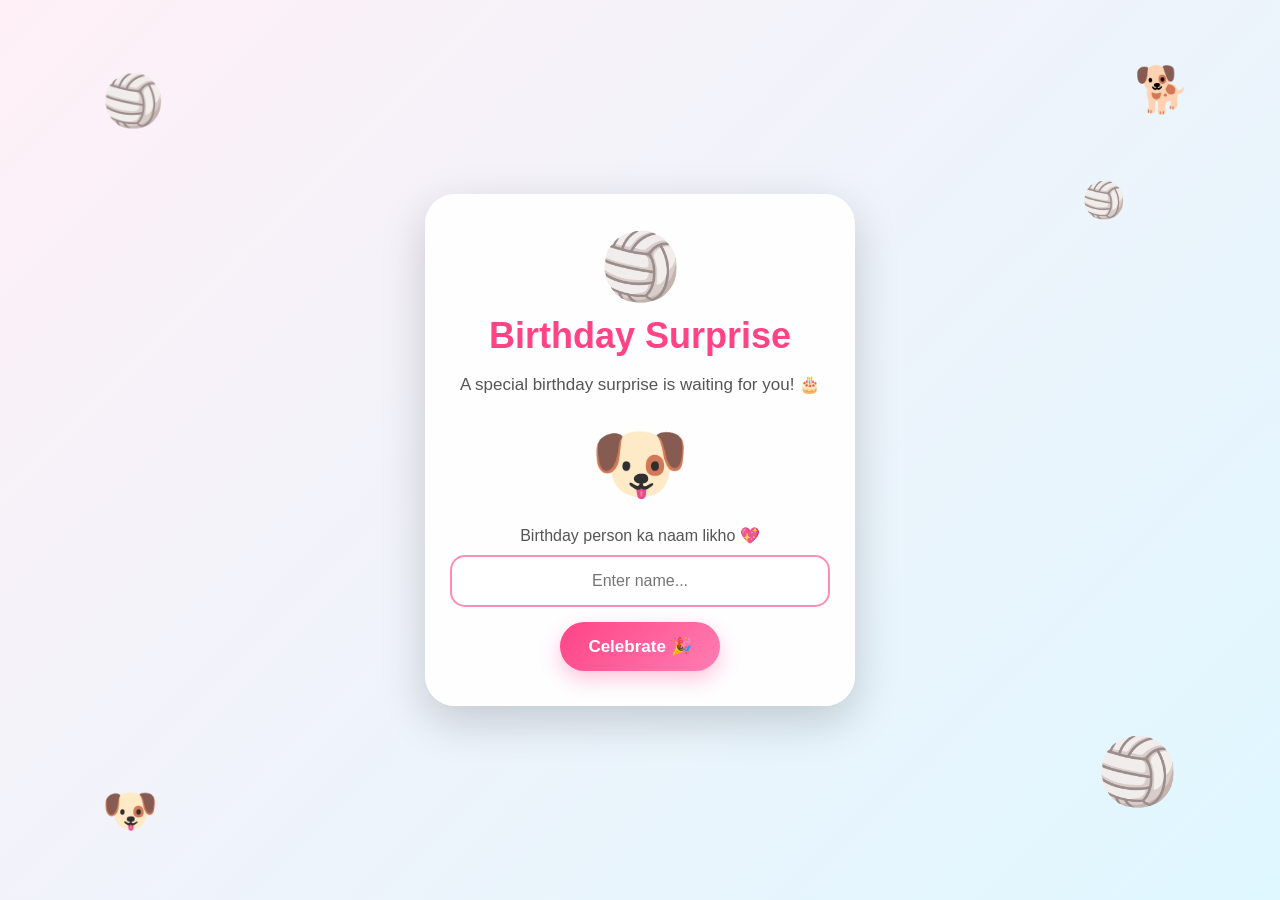
<file: index.html>
<!DOCTYPE html>
<html lang="en">
<head>
    <meta charset="UTF-8">
    <meta name="viewport" content="width=device-width, initial-scale=1.0">

    <title>Birthday Surprise 🏐🐶</title>

    <link rel="stylesheet" href="style.css">
</head>

<body class="home">

    <!-- Volleyball decorations -->
    <div class="volleyball ball1">🏐</div>
    <div class="volleyball ball2">🏐</div>
    <div class="volleyball ball3">🏐</div>

    <!-- Pomeranian -->
    <div class="dog dog1">🐶</div>
    <div class="dog dog2">🐕</div>

    <main class="home-card">

        <div class="top-icon">🏐</div>

        <h1>Birthday Surprise</h1>

        <p class="intro">
            A special birthday surprise is waiting for you! 🎂
        </p>

        <div class="cute-dog">
            🐶
        </div>

        <p class="enter-text">
            Birthday person ka naam likho 💖
        </p>

        <form action="birthday.html" method="get">
    <input 
        type="text" 
        id="nameInput" 
        name="name"
        placeholder="Enter name..." 
        maxlength="30" 
        autocomplete="off"
        required
    >

    <button type="submit">Celebrate 🎉</button>
        </form>

    </main>

    <script src="script.js"></script>

</body>
</html>
</file>
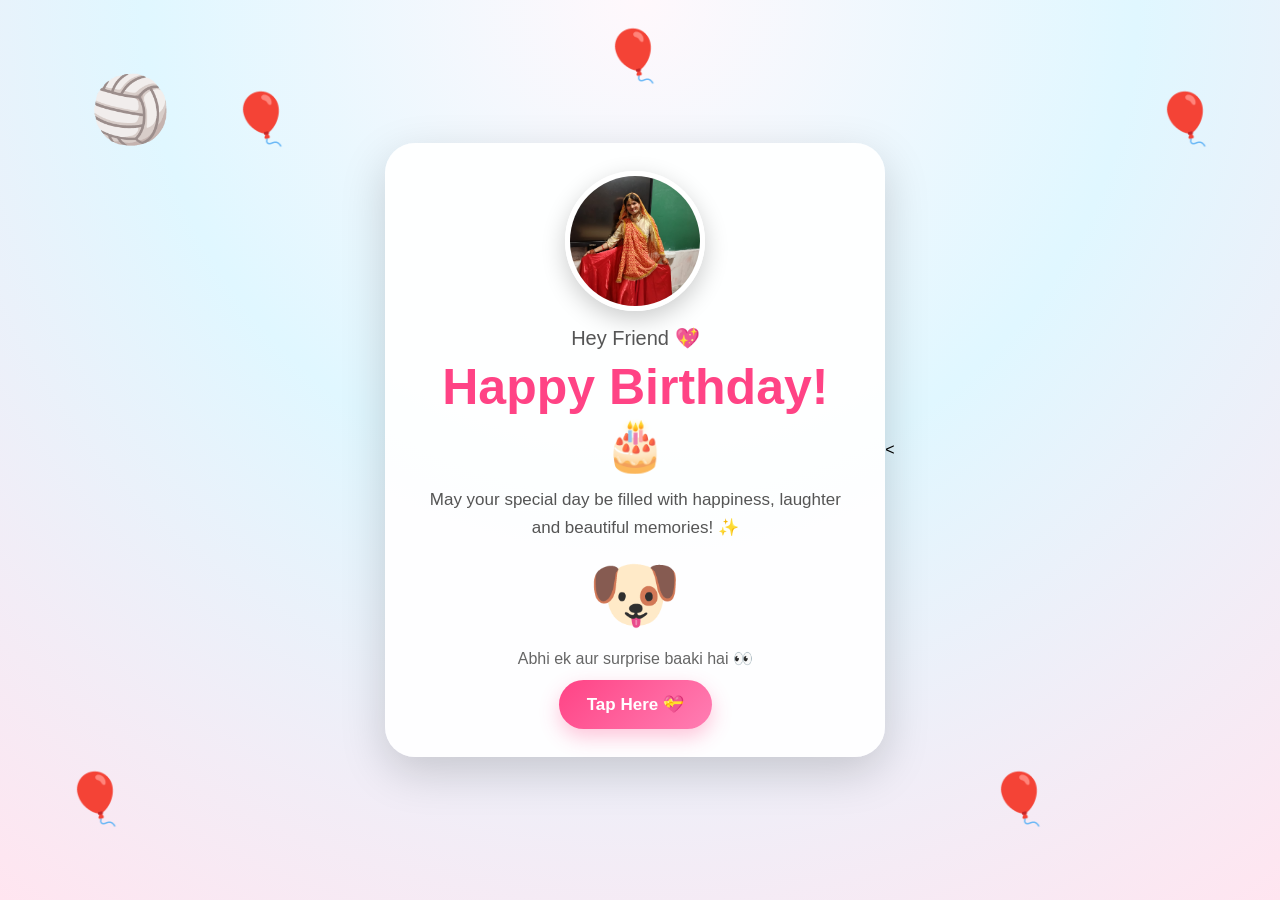
<file: birthday.html>
<!DOCTYPE html>
<html lang="en">
<head>
    <meta charset="UTF-8">
    <meta name="viewport" content="width=device-width, initial-scale=1.0">

    <title>Happy Birthday 🎂</title>

    <link rel="stylesheet" href="style.css">
</head>

<body class="birthday-page">

    <!-- Balloons -->
    <div class="page2-balloon p2b1">🎈</div>
    <div class="page2-balloon p2b2">🎈</div>
    <div class="page2-balloon p2b3">🎈</div>
    <div class="page2-balloon p2b4">🎈</div>
    <div class="page2-balloon p2b5">🎈</div>

    <!-- Volleyball -->
    <div class="page2-ball">🏐</div>

    <main class="birthday-card">

        <!-- Birthday Person Photo -->
        <div class="small-photo">
            <img src="birthday-person.jpg" alt="Birthday Person">
        </div>

        <!-- Name -->
        <p class="hello-text">
            Hey <span id="birthdayName">Friend</span> 💖
        </p>

        <!-- Main Heading -->
        <h1>
            Happy Birthday! 🎂
        </h1>

        <p class="wish-text">
            May your special day be filled with happiness,
            laughter and beautiful memories! ✨
        </p>

        <!-- Dog -->
        <div class="page2-dog">
            🐶
        </div>

        <p class="tap-text">
            Abhi ek aur surprise baaki hai 👀
        </p>

        <button type="button" onclick="goToMomo()">
            Tap Here 💝
        </button>

    </main>


    <!-- Get name from Page 1 -->
    <<script>
    const params = new URLSearchParams(window.location.search);
    const name = params.get("name");

    if (name) {
        document.getElementById("birthdayName").textContent = name;
    }

    function goToMomo() {
        const currentName = name || "Friend";

        window.location.href =
            "momo.html?name=" +
            encodeURIComponent(currentName);
    }
    </script>

</body>
</html>
</file>
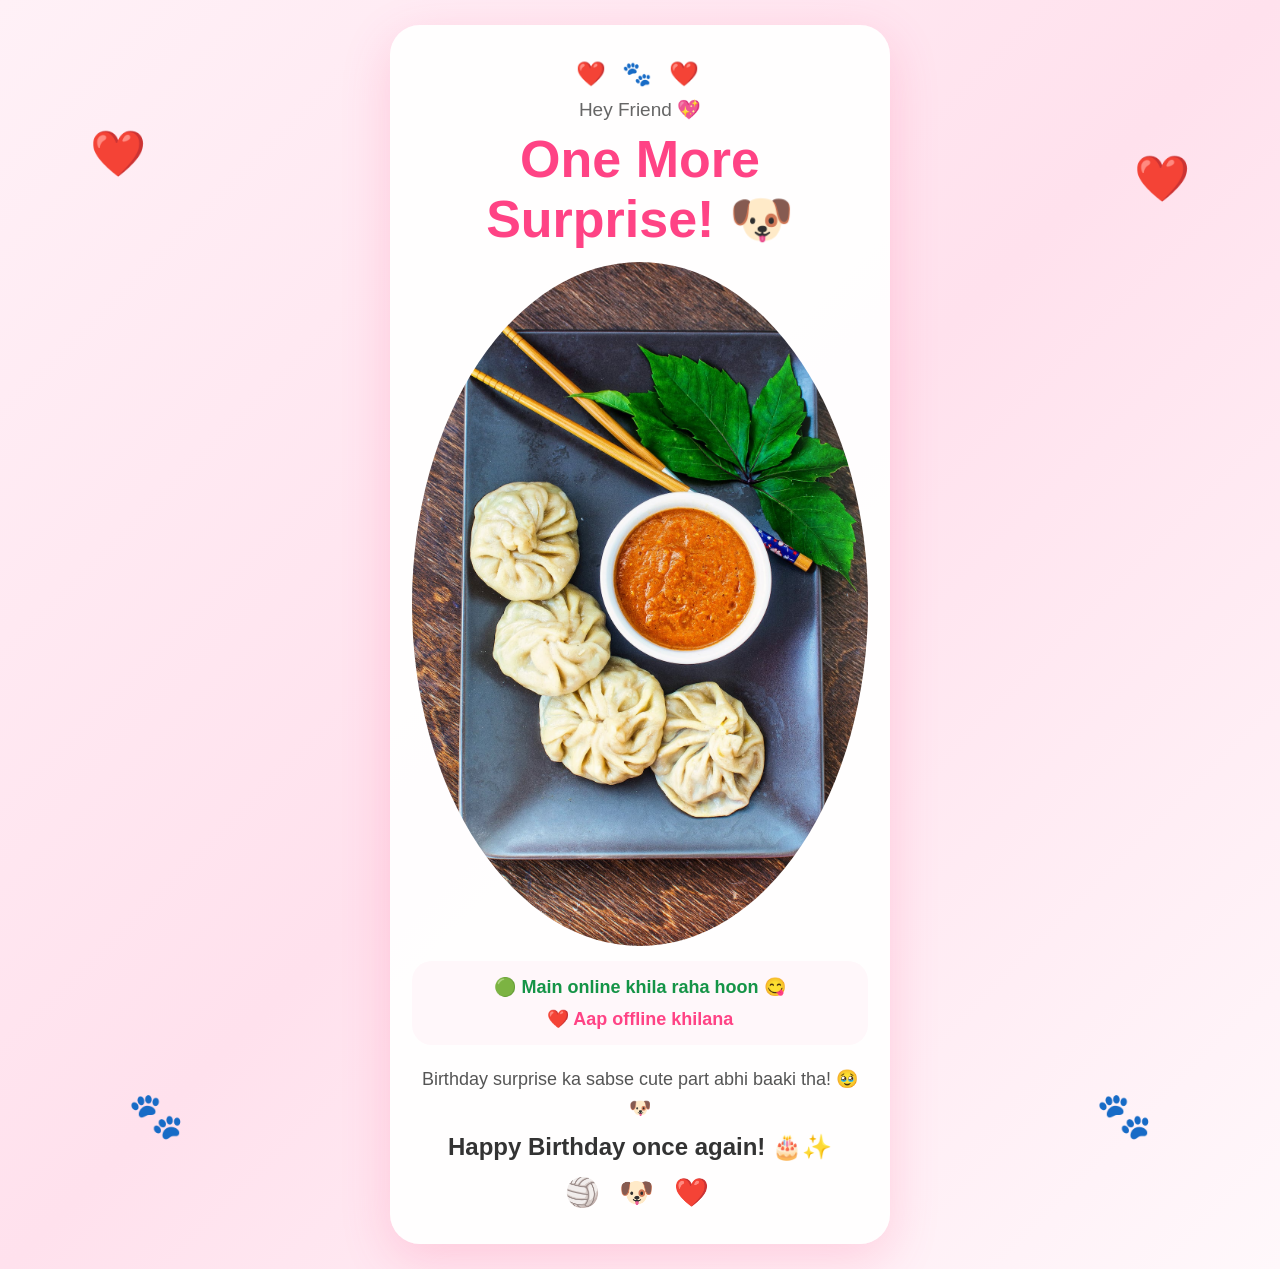
<file: momo.html>
<!DOCTYPE html>
<html lang="en">
<head>
    <meta charset="UTF-8">
    <meta name="viewport" content="width=device-width, initial-scale=1.0">

    <title>Momo Surprise 🐶❤️</title>

    <link rel="stylesheet" href="style.css">
</head>

<body class="momo-page">

    <!-- Floating decorations -->
    <div class="momo-float momo1">❤️</div>
    <div class="momo-float momo2">🐾</div>
    <div class="momo-float momo3">❤️</div>
    <div class="momo-float momo4">🐾</div>

    <main class="momo-card">

        <div class="momo-hearts">
            ❤️ 🐾 ❤️
        </div>

        <p class="final-small">
            Hey <span id="momoName">Friend</span> 💖
        </p>

        <h1>
            One More Surprise! 🐶
        </h1>

        <!-- REAL MOMO PHOTO -->
        <div class="momo-photo">
            <img src="momo.jpg" alt="Momo">
        </div>

        <!-- ONLINE / OFFLINE MESSAGE -->
        <div class="momo-status">

            <p class="online-text">
                🟢 Main online khila raha hoon 😋
            </p>

            <p class="offline-text">
                ❤️ Aap offline khilana
            </p>

        </div>

        <p class="momo-message">
            Birthday surprise ka sabse cute part abhi baaki tha! 🥹🐶
        </p>

        <h2>
            Happy Birthday once again! 🎂✨
        </h2>

        <div class="momo-bottom">
            🏐 🐶 ❤️
        </div>

    </main>

    <script>
        const params = new URLSearchParams(window.location.search);
        const name = params.get("name");

        if (name) {
            document.getElementById("momoName").textContent = name;
        }
    </script>

</body>
</html>
</file>
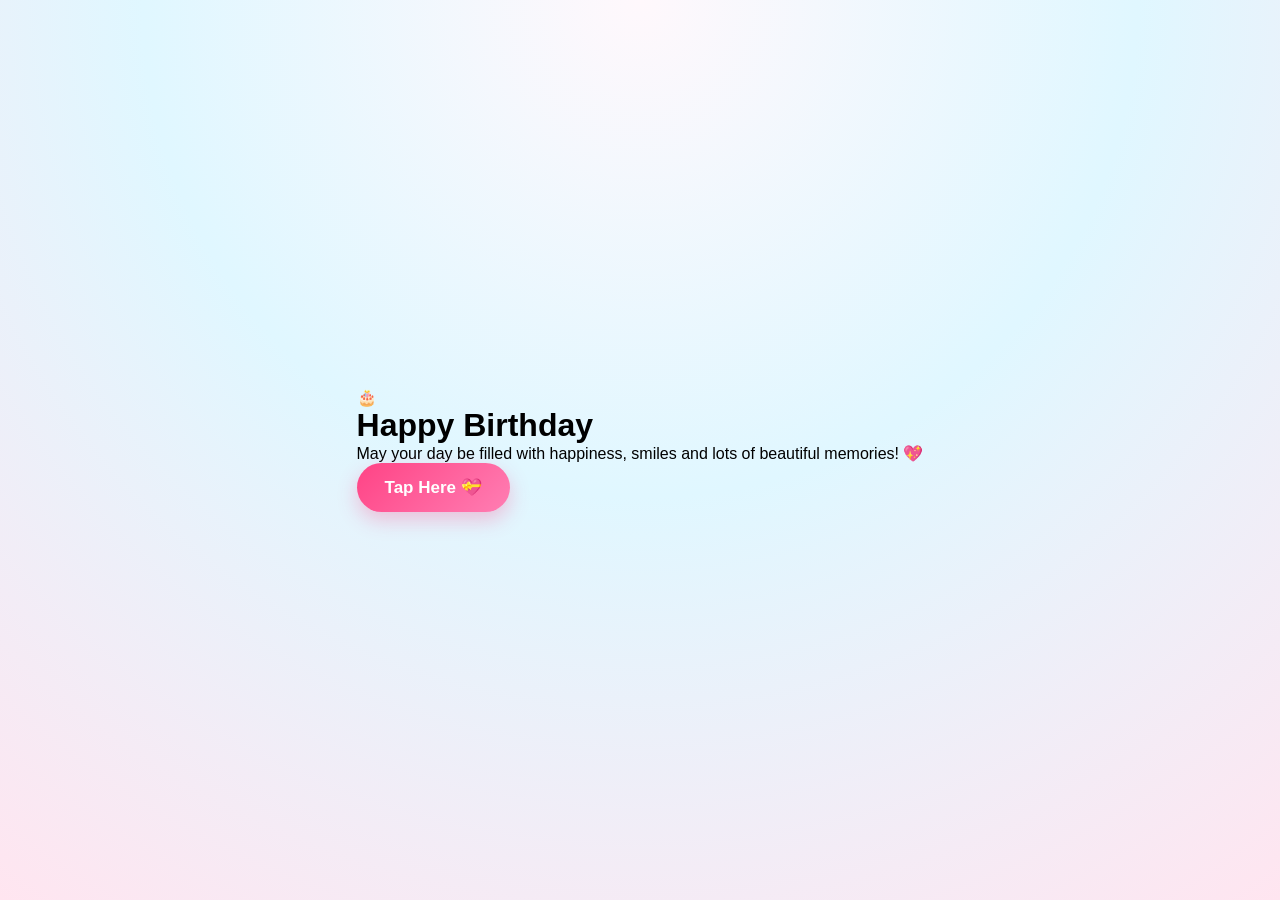
<file: surprise.html>
<!DOCTYPE html>
<html lang="en">
<head>
    <meta charset="UTF-8">
    <meta name="viewport" content="width=device-width, initial-scale=1.0">

    <title>Happy Birthday 🎂</title>

    <link rel="stylesheet" href="style.css">
</head>

<body class="birthday-page">

    <div id="balloons"></div>

    <div class="birthday-content">

        <div class="cake">🎂</div>

        <h1>
            Happy Birthday
        </h1>

        <h2 id="birthdayName"></h2>

        <p>
            May your day be filled with happiness,
            smiles and lots of beautiful memories! 💖
        </p>

        <button onclick="goToSurprise()" class="tap-button">
            Tap Here 💝
        </button>

    </div>

    <script src="script.js"></script>

</body>
</html>
</file>
<file: style.css>
/* =========================================
   RESET
========================================= */

* {
    margin: 0;
    padding: 0;
    box-sizing: border-box;
}

html,
body {
    width: 100%;
    min-height: 100%;
}

body {
    font-family: Arial, sans-serif;
}


/* =========================================
   PAGE 1
========================================= */

.home {

    min-height: 100vh;

    display: flex;

    justify-content: center;
    align-items: center;

    position: relative;

    overflow: hidden;

    background:
        linear-gradient(
            135deg,
            #fff0f7,
            #dff7ff
        );
}


/* Main card */

.home-card {

    width: min(90%, 430px);

    padding: 35px 25px;

    background: rgba(255, 255, 255, 0.94);

    border-radius: 30px;

    text-align: center;

    box-shadow:
        0 15px 45px rgba(0,0,0,0.18);

    position: relative;

    z-index: 10;
}


/* Volleyball */

.top-icon {

    font-size: 65px;

    margin-bottom: 10px;

    animation:
        spinBall 4s linear infinite;
}

@keyframes spinBall {

    from {
        transform: rotate(0deg);
    }

    to {
        transform: rotate(360deg);
    }
}


/* Heading */

.home-card h1 {

    font-size: 36px;

    color: #ff4385;

    margin-bottom: 15px;
}


.intro {

    color: #555;

    font-size: 17px;

    line-height: 1.5;

    margin-bottom: 20px;
}


/* Dog */

.cute-dog {

    font-size: 80px;

    margin: 10px 0 15px;

    animation:
        dogJump 1s infinite alternate;
}

@keyframes dogJump {

    from {
        transform: translateY(0);
    }

    to {
        transform: translateY(-12px);
    }
}


.enter-text {

    color: #555;

    margin-bottom: 10px;
}


/* Input */

#nameInput {

    width: 100%;

    padding: 15px;

    border: 2px solid #ff8db7;

    border-radius: 15px;

    outline: none;

    text-align: center;

    font-size: 16px;

    margin-bottom: 15px;
}

#nameInput:focus {

    border-color: #ff4385;

    box-shadow:
        0 0 12px rgba(255,67,133,0.2);
}


/* Buttons */

button {

    border: none;

    outline: none;

    cursor: pointer;

    padding: 14px 28px;

    border-radius: 30px;

    background:
        linear-gradient(
            135deg,
            #ff4385,
            #ff7eb3
        );

    color: white;

    font-size: 17px;

    font-weight: bold;

    box-shadow:
        0 8px 20px rgba(255,67,133,0.3);

    transition: 0.25s;
}

button:hover {

    transform: scale(1.05);
}

button:active {

    transform: scale(0.96);
}


/* Page 1 decorations */

.volleyball {

    position: absolute;

    z-index: 2;

    user-select: none;
}

.ball1 {

    top: 8%;
    left: 8%;

    font-size: 50px;

    animation:
        floatBall 4s infinite ease-in-out;
}

.ball2 {

    right: 8%;
    bottom: 10%;

    font-size: 65px;

    animation:
        floatBall 5s infinite ease-in-out;
}

.ball3 {

    right: 12%;
    top: 20%;

    font-size: 35px;

    animation:
        floatBall 3.5s infinite ease-in-out;
}

@keyframes floatBall {

    0%,100% {
        transform:
            translateY(0)
            rotate(0deg);
    }

    50% {
        transform:
            translateY(-25px)
            rotate(20deg);
    }
}


/* Dogs */

.dog {

    position: absolute;

    font-size: 45px;

    z-index: 2;
}

.dog1 {

    left: 8%;
    bottom: 7%;

    animation:
        dogMove 4s infinite alternate;
}

.dog2 {

    right: 7%;
    top: 7%;

    animation:
        dogMove 4s infinite alternate;
}

@keyframes dogMove {

    from {
        transform: translateX(0);
    }

    to {
        transform: translateX(25px);
    }
}


/* =========================================
   PAGE 2
========================================= */

.birthday-page {

    min-height: 100vh;

    display: flex;

    justify-content: center;
    align-items: center;

    position: relative;

    overflow: hidden;

    padding: 25px 15px;

    background:
        radial-gradient(
            circle at top,
            #fff8fc,
            #e0f7ff 45%,
            #ffe5f0
        );
}


/* Card */

.birthday-card {

    width: min(92%, 500px);

    padding: 28px 22px;

    background:
        rgba(255,255,255,0.95);

    border-radius: 30px;

    text-align: center;

    position: relative;

    z-index: 10;

    box-shadow:
        0 15px 45px rgba(0,0,0,0.17);
}


/* SMALL PHOTO */

.small-photo {

    width: 140px;

    height: 140px;

    margin:
        0 auto 15px;
}

.small-photo img {

    width: 100%;

    height: 100%;

    object-fit: cover;

    border-radius: 50%;

    border: 5px solid white;

    box-shadow:
        0 8px 25px rgba(0,0,0,0.2);
}


/* Name */

.hello-text {

    font-size: 20px;

    color: #555;

    margin-bottom: 8px;
}


/* Heading */

.birthday-card h1 {

    color: #ff4385;

    font-size:
        clamp(34px, 8vw, 50px);

    margin-bottom: 12px;
}


.wish-text {

    color: #555;

    font-size: 17px;

    line-height: 1.6;

    max-width: 430px;

    margin: auto;
}


/* Dog */

.page2-dog {

    font-size: 75px;

    margin: 10px 0;

    animation:
        dogJump 1s infinite alternate;
}


.tap-text {

    color: #666;

    margin-bottom: 12px;
}


/* Ball */

.page2-ball {

    position: absolute;

    left: 7%;

    top: 8%;

    font-size: 65px;

    z-index: 2;

    animation:
        spinBall 5s linear infinite;
}


/* Balloons */

.page2-balloon {

    position: absolute;

    font-size: 50px;

    z-index: 2;

    animation:
        balloonFloat 4s infinite ease-in-out;
}

.p2b1 {

    left: 5%;
    bottom: 8%;
}

.p2b2 {

    left: 18%;
    top: 10%;

    animation-delay: 0.5s;
}

.p2b3 {

    right: 5%;
    top: 10%;

    animation-delay: 1s;
}

.p2b4 {

    right: 18%;
    bottom: 8%;

    animation-delay: 1.5s;
}

.p2b5 {

    left: 47%;
    top: 3%;

    animation-delay: 0.8s;
}

@keyframes balloonFloat {

    0%,100% {
        transform:
            translateY(0)
            rotate(-5deg);
    }

    50% {
        transform:
            translateY(-25px)
            rotate(5deg);
    }
}


/* =========================================
   PAGE 3 — MOMO
========================================= */

.momo-page {

    min-height: 100vh;

    display: flex;

    justify-content: center;
    align-items: center;

    position: relative;

    overflow: hidden;

    padding: 25px 15px;

    background:
        linear-gradient(
            135deg,
            #fff1f7,
            #ffe1ed,
            #fff8fb
        );
}


/* Momo card */

.momo-card {

    width: min(92%, 500px);

    padding: 35px 22px;

    background:
        rgba(255,255,255,0.95);

    border-radius: 30px;

    text-align: center;

    position: relative;

    z-index: 10;

    box-shadow:
        0 15px 50px rgba(255,70,130,0.2);
}


/* Main dog */

.momo-dog {

    font-size: 95px;

    animation:
        momoBounce 1s infinite alternate;
}

@keyframes momoBounce {

    from {
        transform:
            translateY(0)
            rotate(-3deg);
    }

    to {
        transform:
            translateY(-15px)
            rotate(3deg);
    }
}


/* Hearts */

.momo-hearts {

    font-size: 24px;

    margin-bottom: 10px;

    letter-spacing: 5px;
}


/* Name */

.final-small {

    color: #666;

    font-size: 19px;

    margin-bottom: 8px;
}


/* Heading */

.momo-card h1 {

    color: #ff4385;

    font-size:
        clamp(35px, 8vw, 52px);

    margin-bottom: 12px;
}


.momo-message {

    color: #555;

    font-size: 18px;

    line-height: 1.6;

    margin-bottom: 10px;
}


/* Momo box */

.momo-box {

    width: 110px;

    height: 110px;

    margin:
        10px auto 15px;

    display: flex;

    justify-content: center;
    align-items: center;

    border-radius: 50%;

    background:
        #fff0f6;

    font-size: 65px;

    box-shadow:
        0 8px 25px rgba(255,80,140,0.15);

    animation:
        momoPulse 1.5s infinite;
}

@keyframes momoPulse {

    0%,100% {
        transform: scale(1);
    }

    50% {
        transform: scale(1.08);
    }
}


.momo-card h2 {

    color: #333;

    font-size: 24px;

    margin-bottom: 10px;
}


.final-message {

    color: #666;

    line-height: 1.5;

    margin-bottom: 15px;
}


/* Floating hearts/paws */

.momo-float {

    position: absolute;

    font-size: 45px;

    z-index: 2;

    animation:
        momoFloat 4s infinite ease-in-out;
}

.momo1 {

    left: 7%;
    top: 10%;
}

.momo2 {

    left: 10%;
    bottom: 10%;

    animation-delay: 1s;
}

.momo3 {

    right: 7%;
    top: 12%;

    animation-delay: 0.5s;
}

.momo4 {

    right: 10%;
    bottom: 10%;

    animation-delay: 1.5s;
}

@keyframes momoFloat {

    0%,100% {
        transform: translateY(0);
    }

    50% {
        transform: translateY(-25px);
    }
}


/* =========================================
   MOBILE
========================================= */

@media (max-width: 600px) {

    .home-card {

        padding:
            28px 20px;
    }

    .home-card h1 {

        font-size: 30px;
    }

    .cute-dog {

        font-size: 70px;
    }

    .birthday-card,
    .momo-card {

        padding:
            25px 18px;
    }

    .small-photo {

        width: 140px;
        height: 140px;
    }

    .page2-dog {

        font-size: 65px;
    }

    .momo-dog {

        font-size: 80px;
    }

    .page2-balloon {

        font-size: 38px;
    }

    .page2-ball {

        font-size: 45px;
    }

    .momo-float {

        font-size: 35px;
    }
                        }
/* =========================================
   REAL MOMO PHOTO
========================================= */

..momo-photo {
    width: 130px;
    height: 130px;
    margin: 12px auto 15px;
    border-radius: 50%;
    padding: 5px;
    background: white;
    box-shadow: 0 8px 22px rgba(255,70,130,0.22);
    animation: momoPhotoFloat 2s infinite ease-in-out;
}

.momo-photo img {
    width: 100%;
    height: 100%;
    object-fit: cover;
    border-radius: 50%;
    display: block;
ease-in-out;

}

@keyframes momoPhotoFloat {
    0%, 100% {
        transform: translateY(0);
    }

    50% {
        transform: translateY(-8px);
    }
}


/* =========================================
   MOMO ONLINE / OFFLINE
========================================= */

.momo-status {
    margin: 15px auto 20px;
    padding: 15px;
    border-radius: 20px;
    background: #fff7fa;
}

.online-text {
    color: #159447;
    font-size: 18px;
    font-weight: bold;
    margin-bottom: 10px;
}

.offline-text {
    color: #ff4385;
    font-size: 18px;
    font-weight: bold;
}


/* Bottom decoration */

.momo-bottom {
    font-size: 28px;
    margin-top: 15px;
    letter-spacing: 6px;
}
</file>
